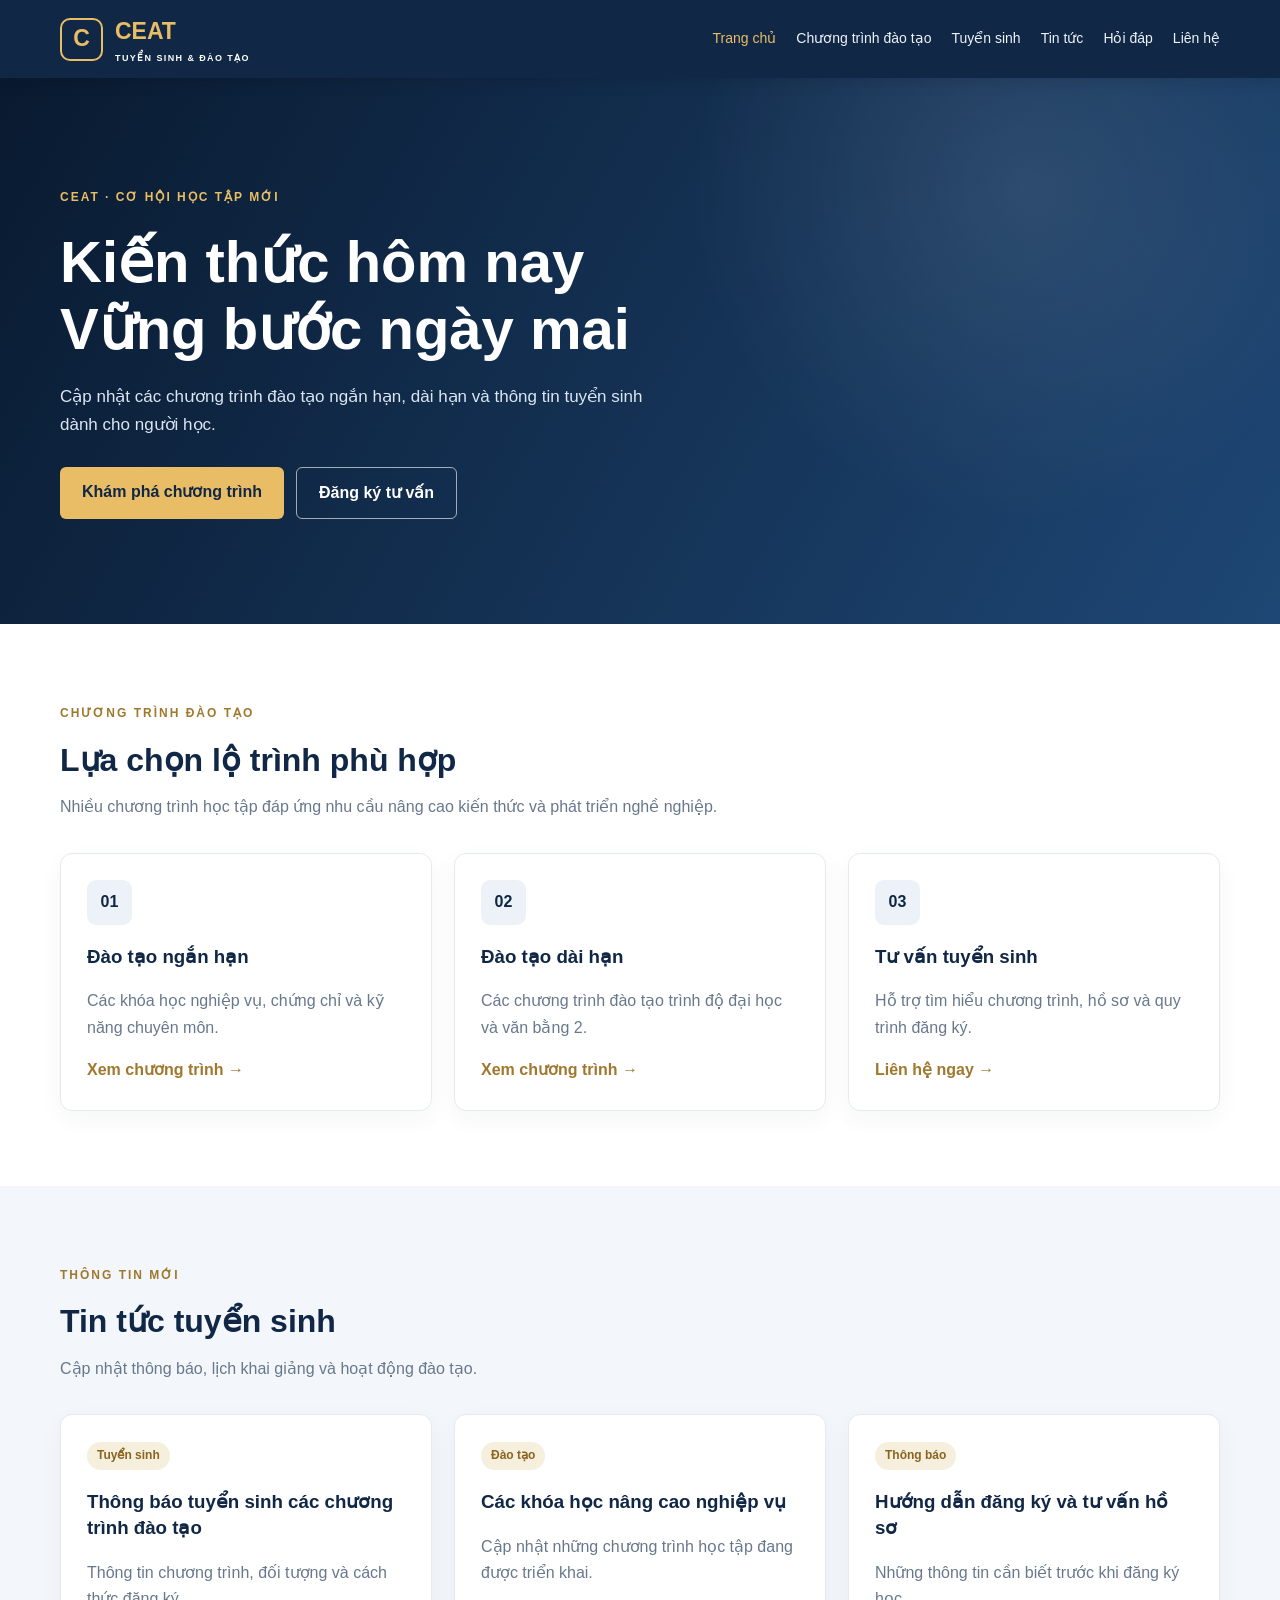
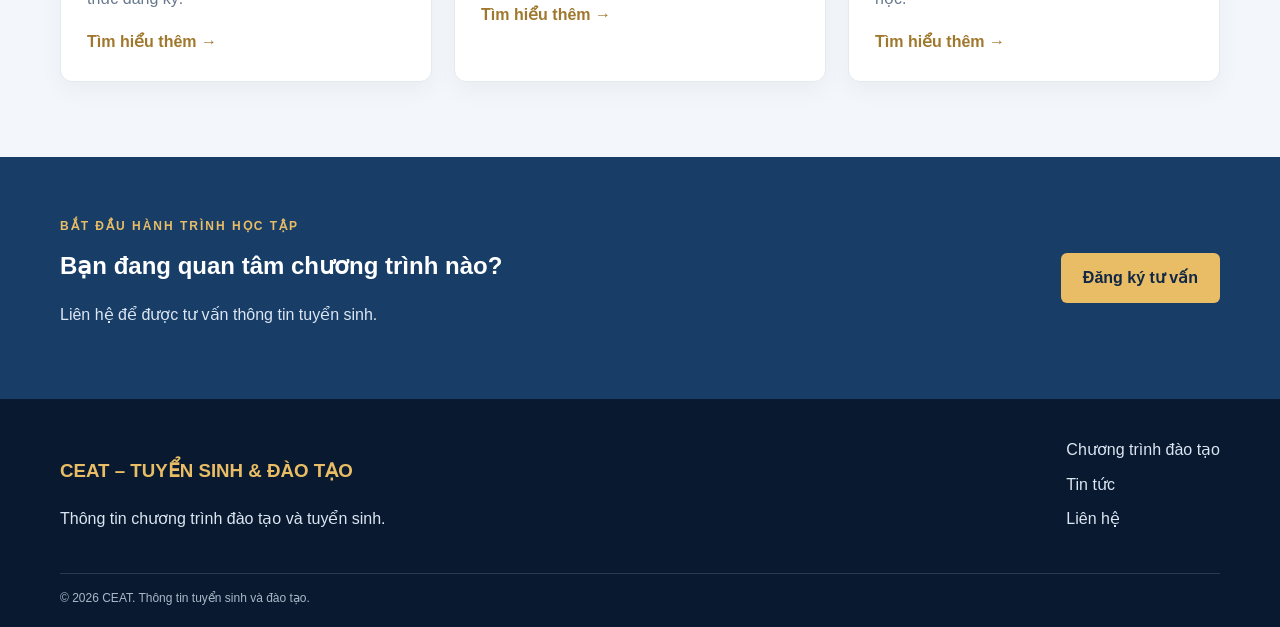
<file: index.html>
<!DOCTYPE html>
<html lang="vi">
<head>
  <meta charset="UTF-8">
  <meta name="viewport" content="width=device-width, initial-scale=1">
  <meta name="description" content="Thông tin tuyển sinh và các chương trình đào tạo CEAT">
  <title>Tuyển sinh CEAT | Đào tạo và phát triển</title>
  <link rel="stylesheet" href="assets/css/style.css">
</head>
<body>
  <header class="header">
    <div class="container nav-wrap">
      <a class="brand" href="index.html">
        <span class="brand-mark">C</span>
        <span>CEAT <small>TUYỂN SINH & ĐÀO TẠO</small></span>
      </a>
      <button class="menu-toggle" id="menuToggle" aria-label="Mở menu">☰</button>
      <nav class="nav" id="mainNav">
        <a class="active" href="index.html">Trang chủ</a>
        <a href="chuong-trinh.html">Chương trình đào tạo</a>
        <a href="tuyen-sinh.html">Tuyển sinh</a>
        <a href="tin-tuc.html">Tin tức</a>
        <a href="hoi-dap.html">Hỏi đáp</a>
        <a href="lien-he.html">Liên hệ</a>
      </nav>
    </div>
  </header>

  <main>
    <section class="hero">
      <div class="container hero-content">
        <span class="eyebrow">CEAT · CƠ HỘI HỌC TẬP MỚI</span>
        <h1>Kiến thức hôm nay<br>Vững bước ngày mai</h1>
        <p>
          Cập nhật các chương trình đào tạo ngắn hạn,
          dài hạn và thông tin tuyển sinh dành cho người học.
        </p>
        <div class="hero-actions">
          <a class="btn btn-gold" href="chuong-trinh.html">Khám phá chương trình</a>
          <a class="btn btn-outline" href="lien-he.html">Đăng ký tư vấn</a>
        </div>
      </div>
    </section>

    <section class="section">
      <div class="container">
        <div class="section-heading">
          <span class="eyebrow dark">CHƯƠNG TRÌNH ĐÀO TẠO</span>
          <h2>Lựa chọn lộ trình phù hợp</h2>
          <p>Nhiều chương trình học tập đáp ứng nhu cầu nâng cao kiến thức và phát triển nghề nghiệp.</p>
        </div>
        <div class="grid">
          <article class="card">
            <div class="card-icon">01</div>
            <h3>Đào tạo ngắn hạn</h3>
            <p>Các khóa học nghiệp vụ, chứng chỉ và kỹ năng chuyên môn.</p>
            <a class="text-link" href="chuong-trinh.html#ngan-han">Xem chương trình →</a>
          </article>
          <article class="card">
            <div class="card-icon">02</div>
            <h3>Đào tạo dài hạn</h3>
            <p>Các chương trình đào tạo trình độ đại học và văn bằng 2.</p>
            <a class="text-link" href="chuong-trinh.html#dai-han">Xem chương trình →</a>
          </article>
          <article class="card">
            <div class="card-icon">03</div>
            <h3>Tư vấn tuyển sinh</h3>
            <p>Hỗ trợ tìm hiểu chương trình, hồ sơ và quy trình đăng ký.</p>
            <a class="text-link" href="lien-he.html">Liên hệ ngay →</a>
          </article>
        </div>
      </div>
    </section>

    <section class="section section-light">
      <div class="container">
        <div class="section-heading">
          <span class="eyebrow dark">THÔNG TIN MỚI</span>
          <h2>Tin tức tuyển sinh</h2>
          <p>Cập nhật thông báo, lịch khai giảng và hoạt động đào tạo.</p>
        </div>
        <div class="grid">
          <article class="card news-card">
            <span class="tag">Tuyển sinh</span>
            <h3>Thông báo tuyển sinh các chương trình đào tạo</h3>
            <p>Thông tin chương trình, đối tượng và cách thức đăng ký.</p>
            <a class="text-link" href="tin-tuc.html">Tìm hiểu thêm →</a>
          </article>
          <article class="card news-card">
            <span class="tag">Đào tạo</span>
            <h3>Các khóa học nâng cao nghiệp vụ</h3>
            <p>Cập nhật những chương trình học tập đang được triển khai.</p>
            <a class="text-link" href="tin-tuc.html">Tìm hiểu thêm →</a>
          </article>
          <article class="card news-card">
            <span class="tag">Thông báo</span>
            <h3>Hướng dẫn đăng ký và tư vấn hồ sơ</h3>
            <p>Những thông tin cần biết trước khi đăng ký học.</p>
            <a class="text-link" href="tuyen-sinh.html">Tìm hiểu thêm →</a>
          </article>
        </div>
      </div>
    </section>

    <section class="cta">
      <div class="container cta-inner">
        <div>
          <span class="eyebrow">BẮT ĐẦU HÀNH TRÌNH HỌC TẬP</span>
          <h2>Bạn đang quan tâm chương trình nào?</h2>
          <p>Liên hệ để được tư vấn thông tin tuyển sinh.</p>
        </div>
        <a class="btn btn-gold" href="lien-he.html">Đăng ký tư vấn</a>
      </div>
    </section>
  </main>

  <footer class="footer">
    <div class="container footer-inner">
      <div>
        <h3>CEAT – TUYỂN SINH & ĐÀO TẠO</h3>
        <p>Thông tin chương trình đào tạo và tuyển sinh.</p>
      </div>
      <div class="footer-links">
        <a href="chuong-trinh.html">Chương trình đào tạo</a>
        <a href="tin-tuc.html">Tin tức</a>
        <a href="lien-he.html">Liên hệ</a>
      </div>
    </div>
    <div class="container copyright">© 2026 CEAT. Thông tin tuyển sinh và đào tạo.</div>
  </footer>
  <script src="assets/js/main.js"></script>
</body>
</html>
</file>
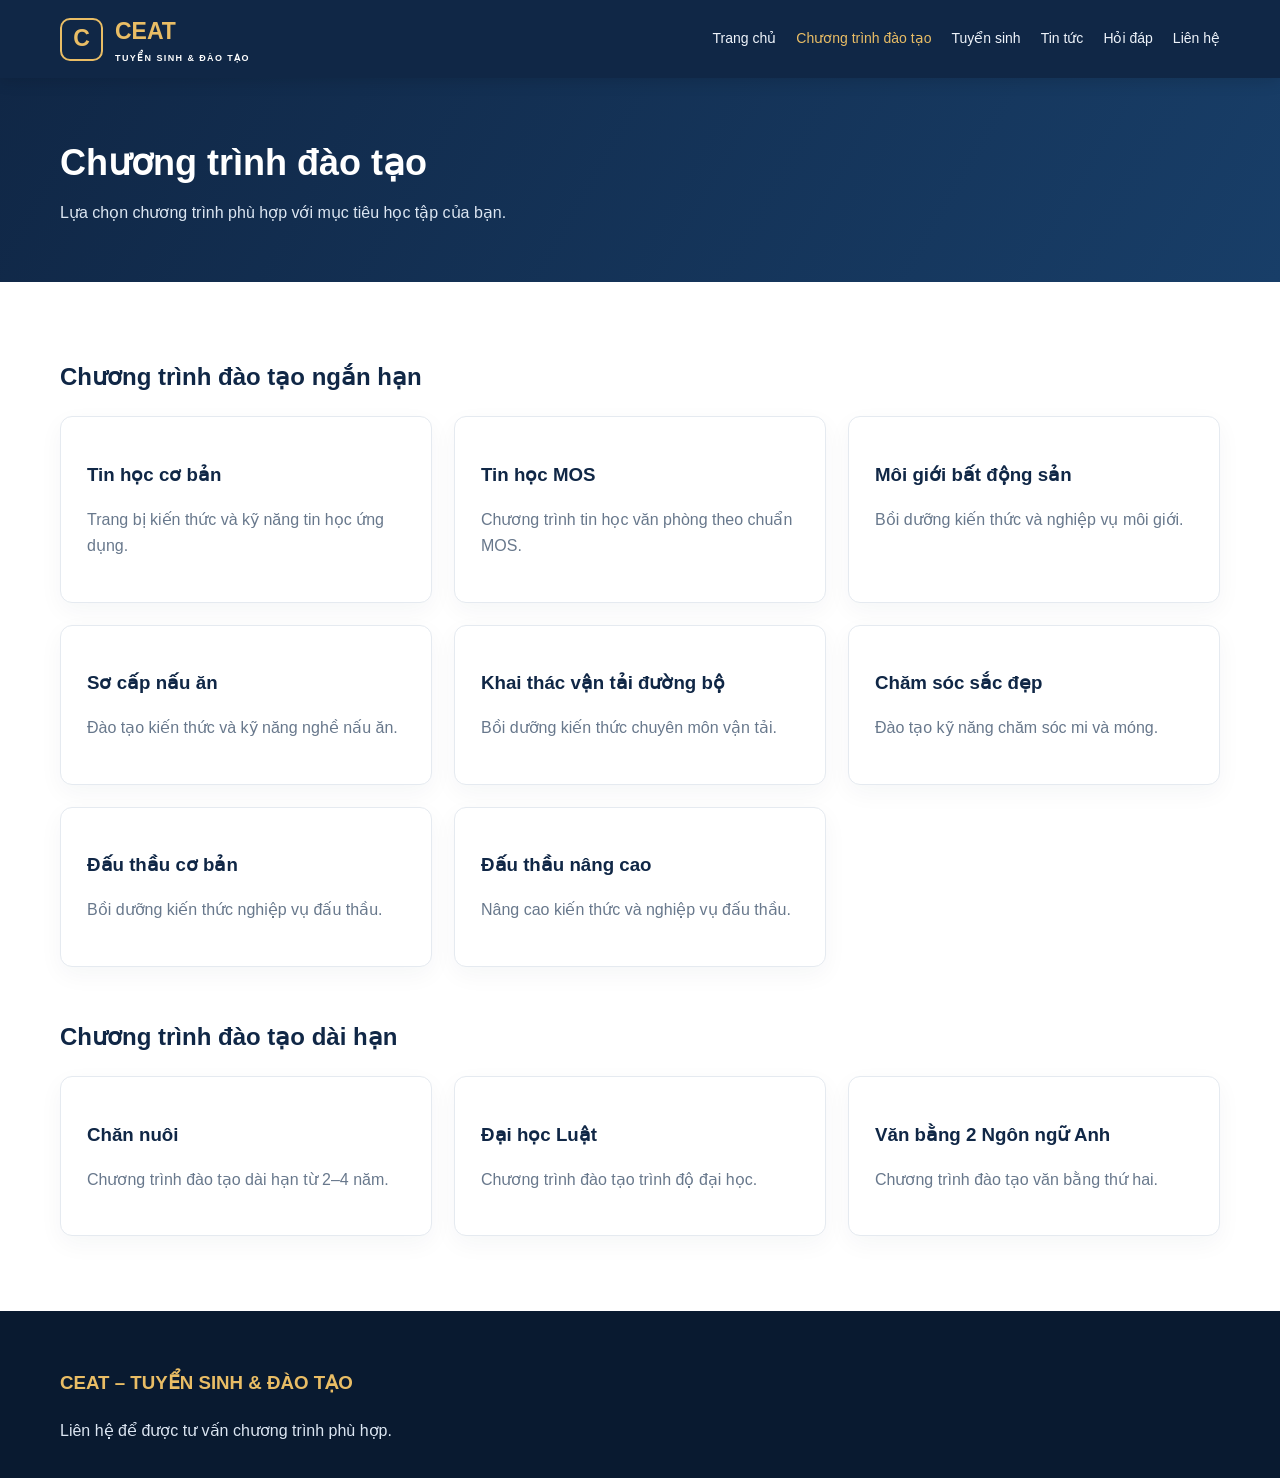
<file: chuong-trinh.html>
<!DOCTYPE html>
<html lang="vi">
<head>
<meta charset="UTF-8">
<meta name="viewport" content="width=device-width, initial-scale=1">
<title>Chương trình đào tạo | CEAT</title>
<link rel="stylesheet" href="assets/css/style.css">
</head>
<body>
<header class="header"><div class="container nav-wrap">
<a class="brand" href="index.html"><span class="brand-mark">C</span><span>CEAT <small>TUYỂN SINH & ĐÀO TẠO</small></span></a>
<button class="menu-toggle" id="menuToggle">☰</button>
<nav class="nav" id="mainNav">
<a href="index.html">Trang chủ</a><a class="active" href="chuong-trinh.html">Chương trình đào tạo</a><a href="tuyen-sinh.html">Tuyển sinh</a><a href="tin-tuc.html">Tin tức</a><a href="hoi-dap.html">Hỏi đáp</a><a href="lien-he.html">Liên hệ</a>
</nav></div></header>
<section class="page-banner"><div class="container"><h1>Chương trình đào tạo</h1><p>Lựa chọn chương trình phù hợp với mục tiêu học tập của bạn.</p></div></section>
<main class="content"><div class="container">
<h2 id="ngan-han">Chương trình đào tạo ngắn hạn</h2>
<div class="grid">
<div class="card"><h3>Tin học cơ bản</h3><p>Trang bị kiến thức và kỹ năng tin học ứng dụng.</p></div>
<div class="card"><h3>Tin học MOS</h3><p>Chương trình tin học văn phòng theo chuẩn MOS.</p></div>
<div class="card"><h3>Môi giới bất động sản</h3><p>Bồi dưỡng kiến thức và nghiệp vụ môi giới.</p></div>
<div class="card"><h3>Sơ cấp nấu ăn</h3><p>Đào tạo kiến thức và kỹ năng nghề nấu ăn.</p></div>
<div class="card"><h3>Khai thác vận tải đường bộ</h3><p>Bồi dưỡng kiến thức chuyên môn vận tải.</p></div>
<div class="card"><h3>Chăm sóc sắc đẹp</h3><p>Đào tạo kỹ năng chăm sóc mi và móng.</p></div>
<div class="card"><h3>Đấu thầu cơ bản</h3><p>Bồi dưỡng kiến thức nghiệp vụ đấu thầu.</p></div>
<div class="card"><h3>Đấu thầu nâng cao</h3><p>Nâng cao kiến thức và nghiệp vụ đấu thầu.</p></div>
</div>
<h2 id="dai-han" style="margin-top:50px">Chương trình đào tạo dài hạn</h2>
<div class="grid">
<div class="card"><h3>Chăn nuôi</h3><p>Chương trình đào tạo dài hạn từ 2–4 năm.</p></div>
<div class="card"><h3>Đại học Luật</h3><p>Chương trình đào tạo trình độ đại học.</p></div>
<div class="card"><h3>Văn bằng 2 Ngôn ngữ Anh</h3><p>Chương trình đào tạo văn bằng thứ hai.</p></div>
</div>
</div></main>
<footer class="footer"><div class="container"><h3>CEAT – TUYỂN SINH & ĐÀO TẠO</h3><p>Liên hệ để được tư vấn chương trình phù hợp.</p></div></footer>
<script src="assets/js/main.js"></script>
</body></html>
</file>
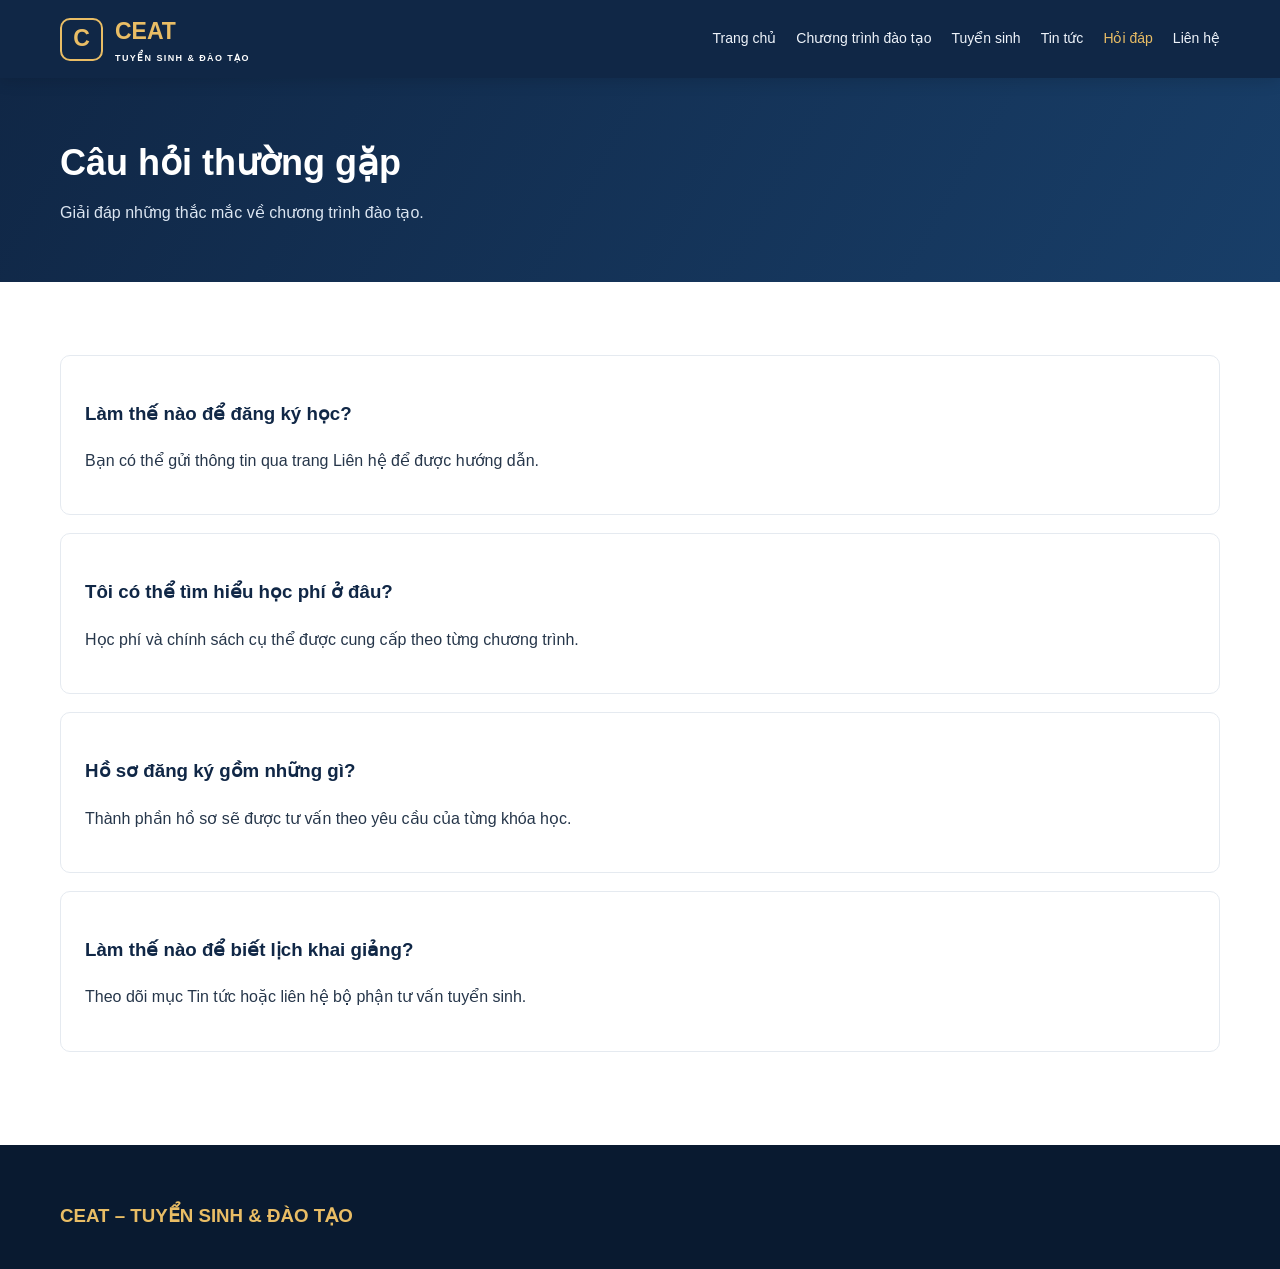
<file: hoi-dap.html>
<!DOCTYPE html>
<html lang="vi"><head>
<meta charset="UTF-8"><meta name="viewport" content="width=device-width, initial-scale=1">
<title>Hỏi đáp | CEAT</title><link rel="stylesheet" href="assets/css/style.css">
</head><body>
<header class="header"><div class="container nav-wrap">
<a class="brand" href="index.html"><span class="brand-mark">C</span><span>CEAT <small>TUYỂN SINH & ĐÀO TẠO</small></span></a>
<button class="menu-toggle" id="menuToggle">☰</button>
<nav class="nav" id="mainNav"><a href="index.html">Trang chủ</a><a href="chuong-trinh.html">Chương trình đào tạo</a><a href="tuyen-sinh.html">Tuyển sinh</a><a href="tin-tuc.html">Tin tức</a><a class="active" href="hoi-dap.html">Hỏi đáp</a><a href="lien-he.html">Liên hệ</a></nav>
</div></header>
<section class="page-banner"><div class="container"><h1>Câu hỏi thường gặp</h1><p>Giải đáp những thắc mắc về chương trình đào tạo.</p></div></section>
<main class="content"><div class="container">
<div class="content-card"><h3>Làm thế nào để đăng ký học?</h3><p>Bạn có thể gửi thông tin qua trang Liên hệ để được hướng dẫn.</p></div>
<div class="content-card"><h3>Tôi có thể tìm hiểu học phí ở đâu?</h3><p>Học phí và chính sách cụ thể được cung cấp theo từng chương trình.</p></div>
<div class="content-card"><h3>Hồ sơ đăng ký gồm những gì?</h3><p>Thành phần hồ sơ sẽ được tư vấn theo yêu cầu của từng khóa học.</p></div>
<div class="content-card"><h3>Làm thế nào để biết lịch khai giảng?</h3><p>Theo dõi mục Tin tức hoặc liên hệ bộ phận tư vấn tuyển sinh.</p></div>
</div></main>
<footer class="footer"><div class="container"><h3>CEAT – TUYỂN SINH & ĐÀO TẠO</h3></div></footer>
<script src="assets/js/main.js"></script></body></html>
</file>
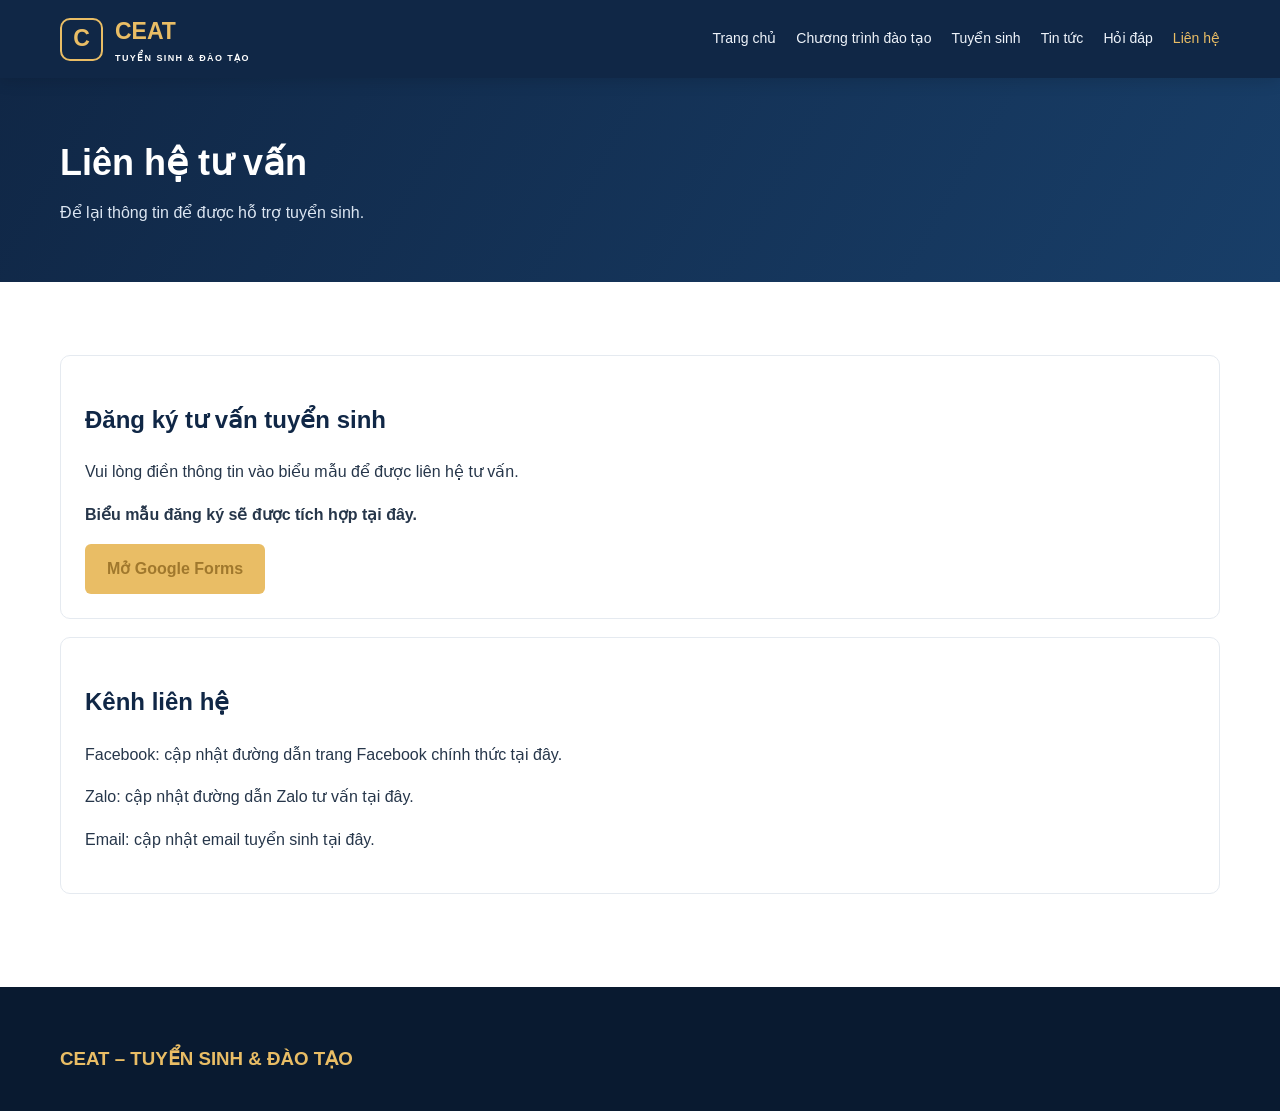
<file: lien-he.html>
<!DOCTYPE html>
<html lang="vi"><head>
<meta charset="UTF-8"><meta name="viewport" content="width=device-width, initial-scale=1">
<title>Liên hệ | CEAT</title><link rel="stylesheet" href="assets/css/style.css">
</head><body>
<header class="header"><div class="container nav-wrap">
<a class="brand" href="index.html"><span class="brand-mark">C</span><span>CEAT <small>TUYỂN SINH & ĐÀO TẠO</small></span></a>
<button class="menu-toggle" id="menuToggle">☰</button>
<nav class="nav" id="mainNav"><a href="index.html">Trang chủ</a><a href="chuong-trinh.html">Chương trình đào tạo</a><a href="tuyen-sinh.html">Tuyển sinh</a><a href="tin-tuc.html">Tin tức</a><a href="hoi-dap.html">Hỏi đáp</a><a class="active" href="lien-he.html">Liên hệ</a></nav>
</div></header>
<section class="page-banner"><div class="container"><h1>Liên hệ tư vấn</h1><p>Để lại thông tin để được hỗ trợ tuyển sinh.</p></div></section>
<main class="content"><div class="container">
<div class="content-card">
<h2>Đăng ký tư vấn tuyển sinh</h2>
<p>Vui lòng điền thông tin vào biểu mẫu để được liên hệ tư vấn.</p>
<p><strong>Biểu mẫu đăng ký sẽ được tích hợp tại đây.</strong></p>
<a class="btn btn-gold" href="https://forms.google.com/" target="_blank" rel="noopener">Mở Google Forms</a>
</div>
<div class="content-card">
<h2>Kênh liên hệ</h2>
<p>Facebook: cập nhật đường dẫn trang Facebook chính thức tại đây.</p>
<p>Zalo: cập nhật đường dẫn Zalo tư vấn tại đây.</p>
<p>Email: cập nhật email tuyển sinh tại đây.</p>
</div>
</div></main>
<footer class="footer"><div class="container"><h3>CEAT – TUYỂN SINH & ĐÀO TẠO</h3></div></footer>
<script src="assets/js/main.js"></script></body></html>
</file>
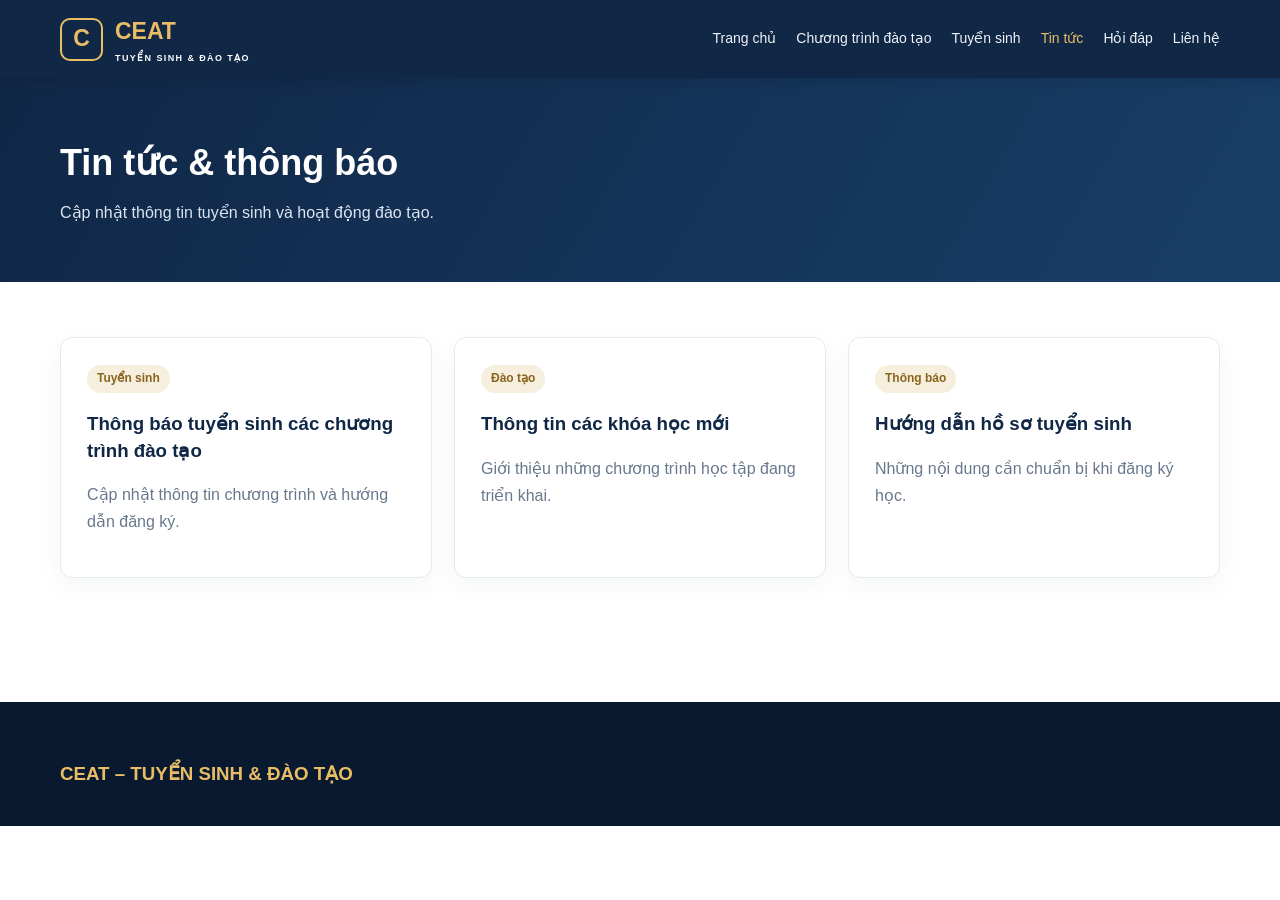
<file: tin-tuc.html>
<!DOCTYPE html>
<html lang="vi"><head>
<meta charset="UTF-8"><meta name="viewport" content="width=device-width, initial-scale=1">
<title>Tin tức | CEAT</title><link rel="stylesheet" href="assets/css/style.css">
</head><body>
<header class="header"><div class="container nav-wrap">
<a class="brand" href="index.html"><span class="brand-mark">C</span><span>CEAT <small>TUYỂN SINH & ĐÀO TẠO</small></span></a>
<button class="menu-toggle" id="menuToggle">☰</button>
<nav class="nav" id="mainNav"><a href="index.html">Trang chủ</a><a href="chuong-trinh.html">Chương trình đào tạo</a><a href="tuyen-sinh.html">Tuyển sinh</a><a class="active" href="tin-tuc.html">Tin tức</a><a href="hoi-dap.html">Hỏi đáp</a><a href="lien-he.html">Liên hệ</a></nav>
</div></header>
<section class="page-banner"><div class="container"><h1>Tin tức & thông báo</h1><p>Cập nhật thông tin tuyển sinh và hoạt động đào tạo.</p></div></section>
<main class="content"><div class="container">
<div class="grid">
<article class="card"><span class="tag">Tuyển sinh</span><h3>Thông báo tuyển sinh các chương trình đào tạo</h3><p>Cập nhật thông tin chương trình và hướng dẫn đăng ký.</p></article>
<article class="card"><span class="tag">Đào tạo</span><h3>Thông tin các khóa học mới</h3><p>Giới thiệu những chương trình học tập đang triển khai.</p></article>
<article class="card"><span class="tag">Thông báo</span><h3>Hướng dẫn hồ sơ tuyển sinh</h3><p>Những nội dung cần chuẩn bị khi đăng ký học.</p></article>
</div>
</div></main>
<footer class="footer"><div class="container"><h3>CEAT – TUYỂN SINH & ĐÀO TẠO</h3></div></footer>
<script src="assets/js/main.js"></script></body></html>
</file>
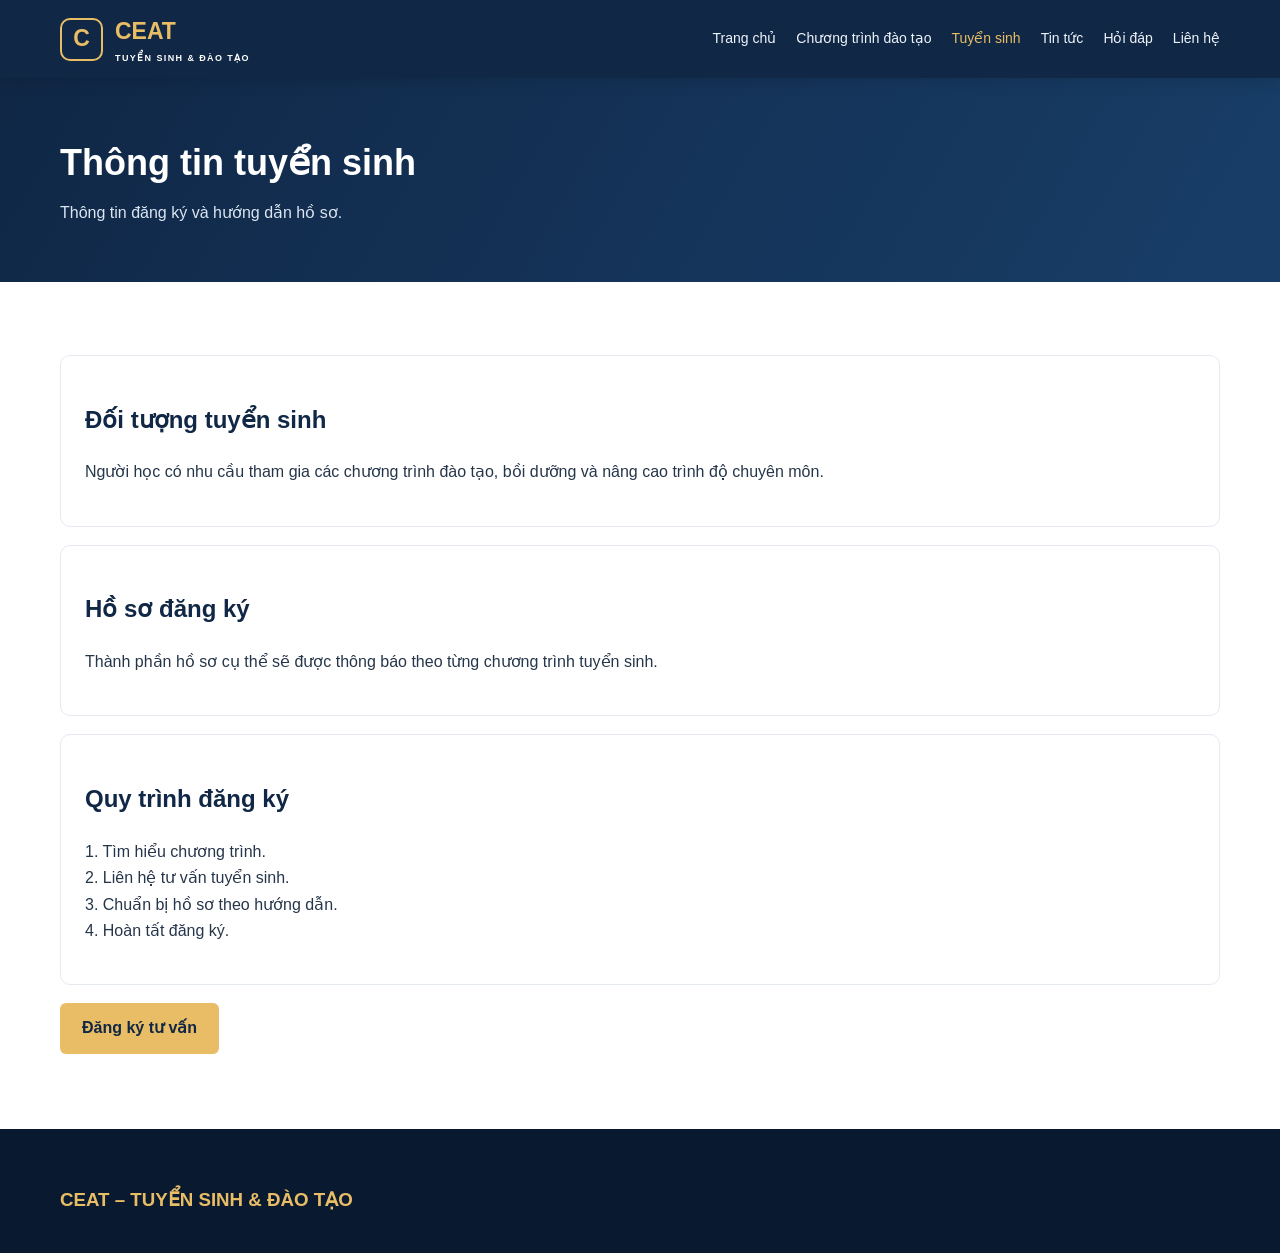
<file: tuyen-sinh.html>
<!DOCTYPE html>
<html lang="vi"><head>
<meta charset="UTF-8"><meta name="viewport" content="width=device-width, initial-scale=1">
<title>Thông tin tuyển sinh | CEAT</title><link rel="stylesheet" href="assets/css/style.css">
</head><body>
<header class="header"><div class="container nav-wrap">
<a class="brand" href="index.html"><span class="brand-mark">C</span><span>CEAT <small>TUYỂN SINH & ĐÀO TẠO</small></span></a>
<button class="menu-toggle" id="menuToggle">☰</button>
<nav class="nav" id="mainNav"><a href="index.html">Trang chủ</a><a href="chuong-trinh.html">Chương trình đào tạo</a><a class="active" href="tuyen-sinh.html">Tuyển sinh</a><a href="tin-tuc.html">Tin tức</a><a href="hoi-dap.html">Hỏi đáp</a><a href="lien-he.html">Liên hệ</a></nav>
</div></header>
<section class="page-banner"><div class="container"><h1>Thông tin tuyển sinh</h1><p>Thông tin đăng ký và hướng dẫn hồ sơ.</p></div></section>
<main class="content"><div class="container">
<div class="content-card"><h2>Đối tượng tuyển sinh</h2><p>Người học có nhu cầu tham gia các chương trình đào tạo, bồi dưỡng và nâng cao trình độ chuyên môn.</p></div>
<div class="content-card"><h2>Hồ sơ đăng ký</h2><p>Thành phần hồ sơ cụ thể sẽ được thông báo theo từng chương trình tuyển sinh.</p></div>
<div class="content-card"><h2>Quy trình đăng ký</h2><p>1. Tìm hiểu chương trình.<br>2. Liên hệ tư vấn tuyển sinh.<br>3. Chuẩn bị hồ sơ theo hướng dẫn.<br>4. Hoàn tất đăng ký.</p></div>
<a class="btn btn-gold" href="lien-he.html">Đăng ký tư vấn</a>
</div></main>
<footer class="footer"><div class="container"><h3>CEAT – TUYỂN SINH & ĐÀO TẠO</h3></div></footer>
<script src="assets/js/main.js"></script></body></html>
</file>
<file: assets/css/style.css>
:root {
  --navy: #102746;
  --navy2: #183e68;
  --gold: #e9bd65;
  --light: #f3f6fa;
  --text: #26364a;
  --muted: #68788c;
}

* { box-sizing: border-box; }
html { scroll-behavior: smooth; }
body {
  margin: 0;
  font-family: Arial, Helvetica, sans-serif;
  color: var(--text);
  line-height: 1.65;
}
a { text-decoration: none; color: inherit; }
.container { width: min(1160px, 92%); margin: auto; }

.header {
  background: var(--navy);
  color: white;
  position: sticky;
  top: 0;
  z-index: 100;
  box-shadow: 0 3px 15px #0002;
}
.nav-wrap {
  min-height: 78px;
  display: flex;
  align-items: center;
  justify-content: space-between;
  gap: 24px;
}
.brand {
  display: flex;
  align-items: center;
  gap: 12px;
  font-weight: 800;
  font-size: 23px;
  color: var(--gold);
}
.brand small {
  display: block;
  font-size: 9px;
  letter-spacing: 1.4px;
  color: white;
}
.brand-mark {
  width: 43px;
  height: 43px;
  display: grid;
  place-items: center;
  border: 2px solid var(--gold);
  border-radius: 10px;
}
.nav { display: flex; align-items: center; gap: 20px; }
.nav a { font-size: 14px; color: #eef3fa; }
.nav a:hover, .nav a.active { color: var(--gold); }
.menu-toggle {
  display: none;
  background: none;
  color: white;
  border: 0;
  font-size: 26px;
  cursor: pointer;
}

.hero {
  color: white;
  padding: 105px 0;
  background:
    radial-gradient(circle at 80% 20%, #ffffff18, transparent 30%),
    linear-gradient(120deg, #091a30, #1e4775);
}
.hero-content { max-width: 1160px; }
.eyebrow {
  color: var(--gold);
  font-size: 12px;
  font-weight: 800;
  letter-spacing: 2px;
}
.eyebrow.dark { color: #a0782d; }
.hero h1 {
  font-size: clamp(36px, 5vw, 58px);
  line-height: 1.15;
  margin: 20px 0;
}
.hero p { max-width: 620px; color: #dce6f2; font-size: 17px; }
.hero-actions { display: flex; gap: 12px; flex-wrap: wrap; margin-top: 28px; }

.btn {
  display: inline-block;
  padding: 12px 22px;
  border-radius: 6px;
  font-weight: 700;
  text-align: center;
}
.btn-gold { background: var(--gold); color: var(--navy); }
.btn-outline { border: 1px solid #ffffff9c; color: white; }
.btn:hover { transform: translateY(-2px); }

.section { padding: 75px 0; }
.section-light { background: var(--light); }
.section-heading { max-width: 720px; margin-bottom: 32px; }
.section-heading h2 { color: var(--navy); font-size: 32px; margin: 8px 0; }
.section-heading p { color: var(--muted); margin: 0; }

.grid {
  display: grid;
  grid-template-columns: repeat(3, 1fr);
  gap: 22px;
}
.card {
  padding: 26px;
  background: white;
  border: 1px solid #e5eaf0;
  border-radius: 12px;
  box-shadow: 0 8px 25px #1027460b;
}
.card h3 { color: var(--navy); line-height: 1.4; }
.card p { color: var(--muted); }
.card-icon {
  width: 45px;
  height: 45px;
  display: grid;
  place-items: center;
  background: #edf2f8;
  color: var(--navy);
  border-radius: 9px;
  font-weight: 800;
}
.text-link { color: #a0782d; font-weight: 700; }
.tag {
  display: inline-block;
  padding: 4px 10px;
  background: #f7efdE;
  color: #89641f;
  border-radius: 20px;
  font-size: 12px;
  font-weight: 700;
}

.cta { padding: 55px 0; background: var(--navy2); color: white; }
.cta-inner { display: flex; justify-content: space-between; align-items: center; gap: 25px; }
.cta h2 { margin: 8px 0; }
.cta p { color: #dce6f2; }

.page-banner {
  padding: 55px 0;
  color: white;
  background: linear-gradient(120deg, var(--navy), var(--navy2));
}
.page-banner h1 { margin: 0 0 8px; font-size: 36px; }
.page-banner p { margin: 0; color: #dce6f2; }
.content { padding: 55px 0 75px; min-height: 420px; }
.content h2, .content h3 { color: var(--navy); }
.content-card {
  background: white;
  border: 1px solid #e5eaf0;
  border-radius: 10px;
  padding: 24px;
  margin: 18px 0;
}
.content-card a { color: #a0782d; font-weight: 700; }

.footer { background: #091a30; color: #dce6f2; padding: 38px 0 18px; }
.footer h3 { color: var(--gold); }
.footer-inner { display: flex; justify-content: space-between; gap: 30px; }
.footer-links { display: flex; flex-direction: column; gap: 8px; }
.copyright {
  border-top: 1px solid #ffffff24;
  margin-top: 25px;
  padding-top: 15px;
  font-size: 12px;
  color: #aab8c9;
}

@media(max-width: 850px) {
  .menu-toggle { display: block; }
  .nav-wrap { flex-wrap: wrap; padding: 14px 0; }
  .nav {
    display: none;
    width: 100%;
    flex-direction: column;
    align-items: flex-start;
    padding: 12px 0;
  }
  .nav.open { display: flex; }
  .grid { grid-template-columns: 1fr 1fr; }
}
@media(max-width: 560px) {
  .grid { grid-template-columns: 1fr; }
  .hero { padding: 70px 0; }
  .section { padding: 48px 0; }
  .cta-inner, .footer-inner { flex-direction: column; align-items: flex-start; }
  .page-banner h1 { font-size: 29px; }
}
</file>
